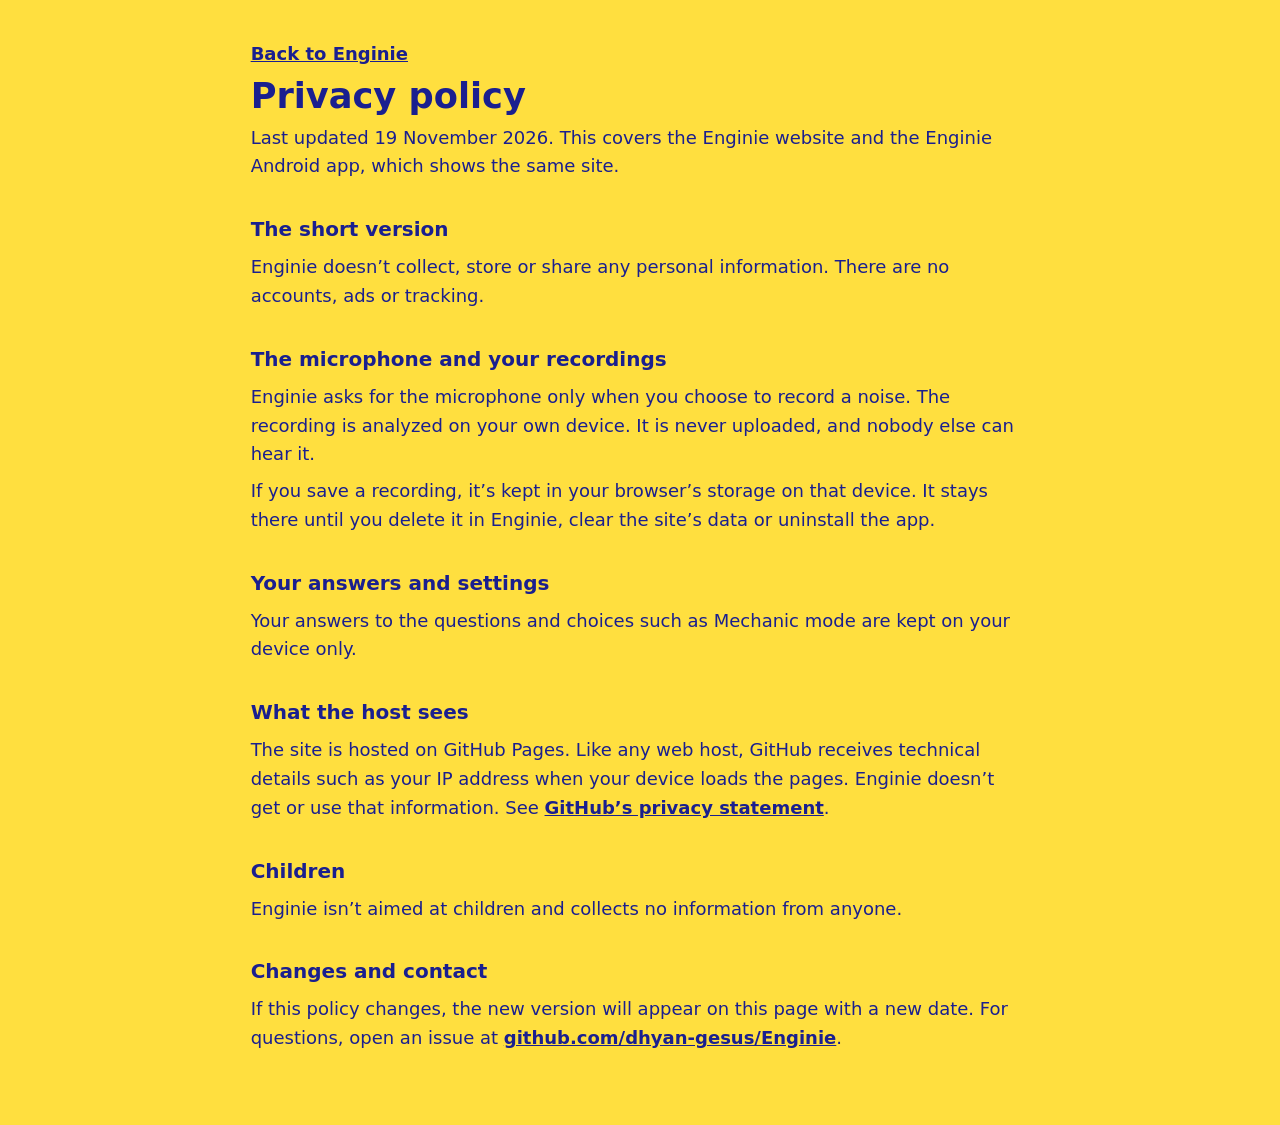
<file: public/privacy.html>
<!doctype html>
<html lang="en">
<head>
  <meta charset="utf-8">
  <meta name="viewport" content="width=device-width, initial-scale=1">
  <title>Privacy: Enginie</title>
  <meta name="description" content="Enginie’s privacy policy. Your recordings stay on your device and nothing is collected.">
  <meta name="theme-color" content="#ffdf3f">
  <link rel="icon" href="icon.svg" type="image/svg+xml">
  <style>
    body { margin: 0; background: #ffdf3f; color: #1a1f8f; font: 18px/1.6 system-ui, sans-serif; }
    main { max-width: 68ch; margin: 0 auto; padding: 32px 20px 64px; }
    h1 { font-size: 2.2rem; line-height: 1.1; margin: 0 0 8px; }
    h2 { font-size: 1.25rem; margin: 32px 0 4px; }
    p, ul { margin: 8px 0; }
    a { color: inherit; font-weight: 600; }
  </style>
</head>
<body>
  <main>
    <p><a href="./">Back to Enginie</a></p>
    <h1>Privacy policy</h1>
    <p>Last updated 19 November 2026. This covers the Enginie website and the Enginie Android app, which shows the same site.</p>

    <h2>The short version</h2>
    <p>Enginie doesn’t collect, store or share any personal information. There are no accounts, ads or tracking.</p>

    <h2>The microphone and your recordings</h2>
    <p>Enginie asks for the microphone only when you choose to record a noise. The recording is analyzed on your own device. It is never uploaded, and nobody else can hear it.</p>
    <p>If you save a recording, it’s kept in your browser’s storage on that device. It stays there until you delete it in Enginie, clear the site’s data or uninstall the app.</p>

    <h2>Your answers and settings</h2>
    <p>Your answers to the questions and choices such as Mechanic mode are kept on your device only.</p>

    <h2>What the host sees</h2>
    <p>The site is hosted on GitHub Pages. Like any web host, GitHub receives technical details such as your IP address when your device loads the pages. Enginie doesn’t get or use that information. See <a href="https://docs.github.com/en/site-policy/privacy-policies/github-general-privacy-statement" rel="noopener">GitHub’s privacy statement</a>.</p>

    <h2>Children</h2>
    <p>Enginie isn’t aimed at children and collects no information from anyone.</p>

    <h2>Changes and contact</h2>
    <p>If this policy changes, the new version will appear on this page with a new date. For questions, open an issue at <a href="https://github.com/dhyan-gesus/Enginie/issues" rel="noopener">github.com/dhyan-gesus/Enginie</a>.</p>
  </main>
</body>
</html>
</file>
